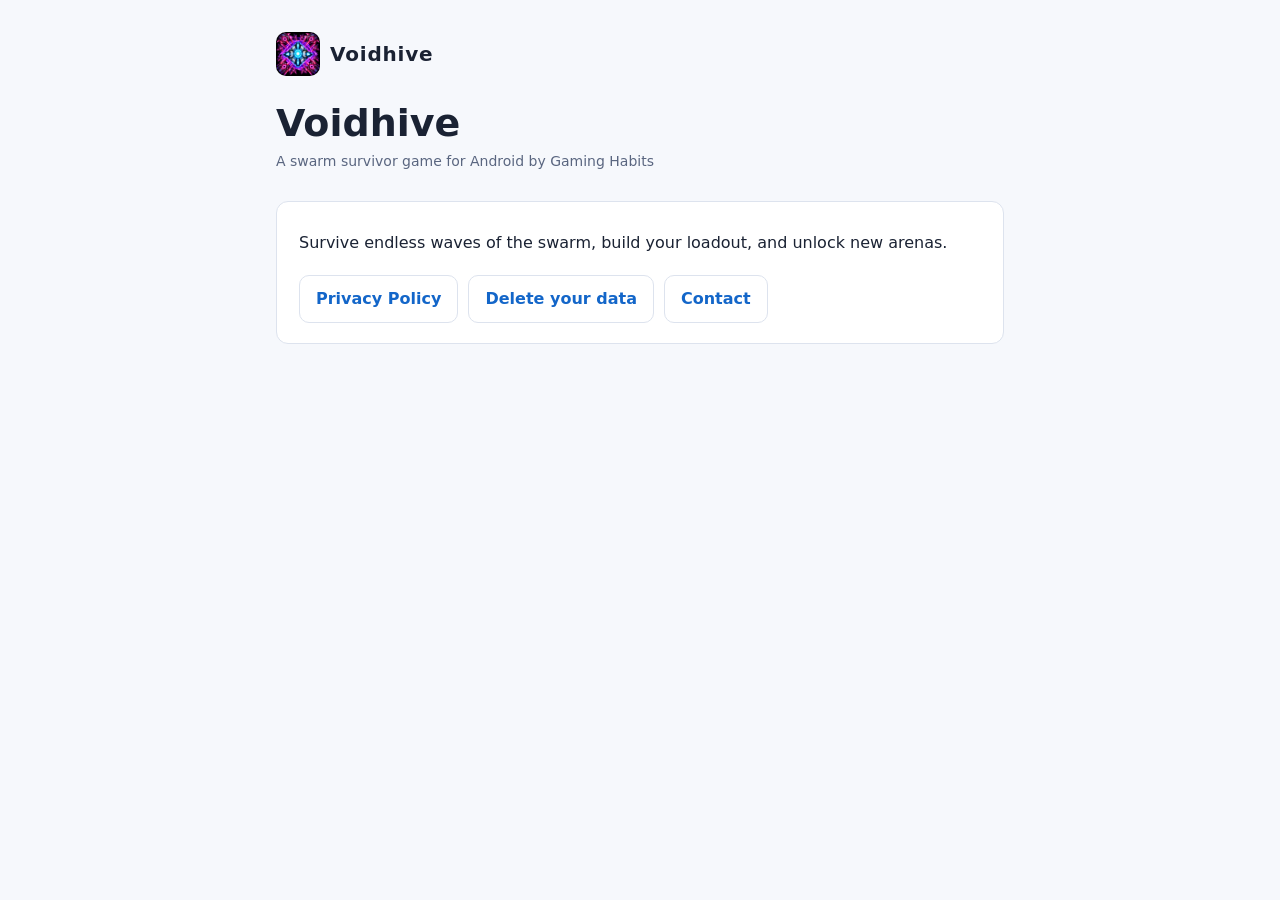
<file: index.html>
<!doctype html>
<html lang="en">
<head>
<meta charset="utf-8">
<meta name="viewport" content="width=device-width, initial-scale=1">
<title>Voidhive</title>
<meta name="description" content="Voidhive: a swarm survivor game for Android.">
<link rel="icon" href="icon.png">
<link rel="stylesheet" href="style.css">
</head>
<body>
<main>
<header>
  <a class="brand" href="./"><img src="icon.png" alt="" width="44" height="44"><span>Voidhive</span></a>
  <h1>Voidhive</h1>
  <p class="meta">A swarm survivor game for Android by Gaming Habits</p>
</header>
<section>
  <p>Survive endless waves of the swarm, build your loadout, and unlock new arenas.</p>
  <div class="links"><a href="privacy.html">Privacy Policy</a><a href="delete-data.html">Delete your data</a><a href="mailto:gaminghabits1998@gmail.com">Contact</a></div>
</section>
</main>
</body>
</html>
</file>
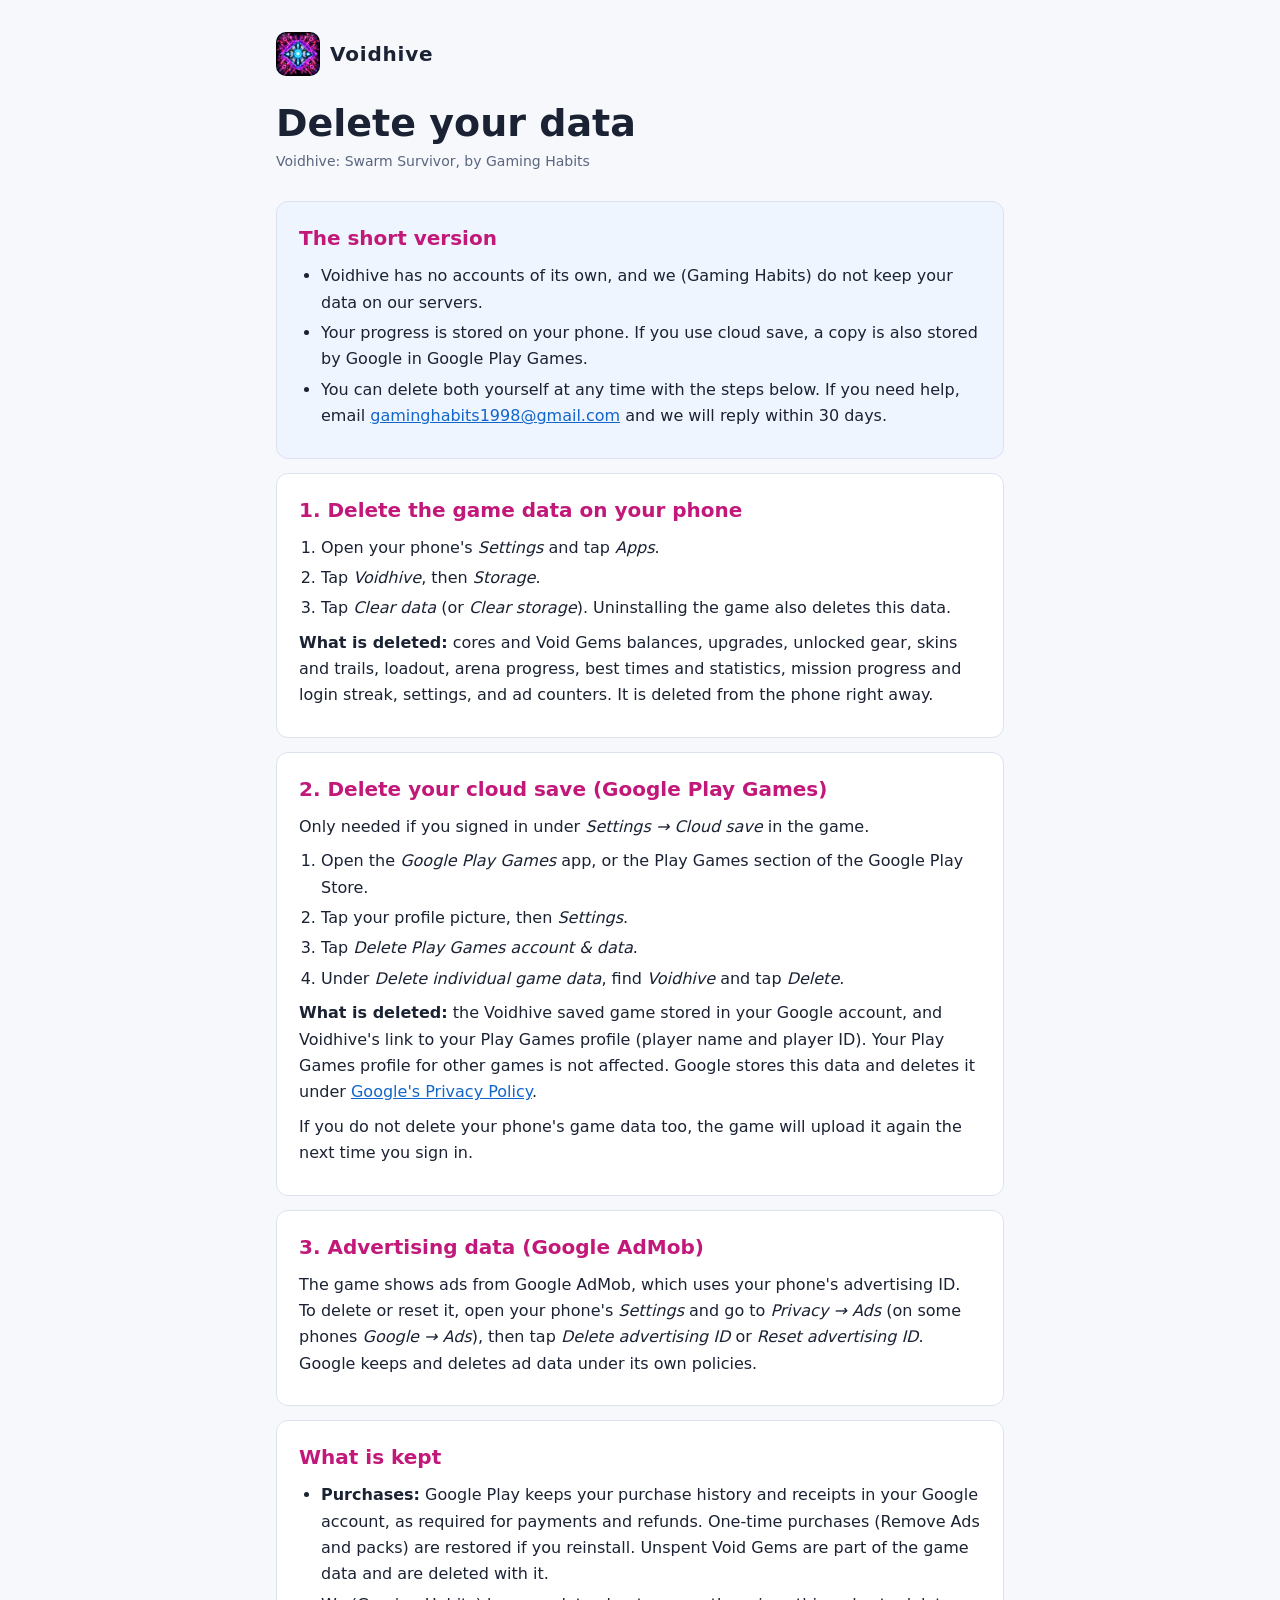
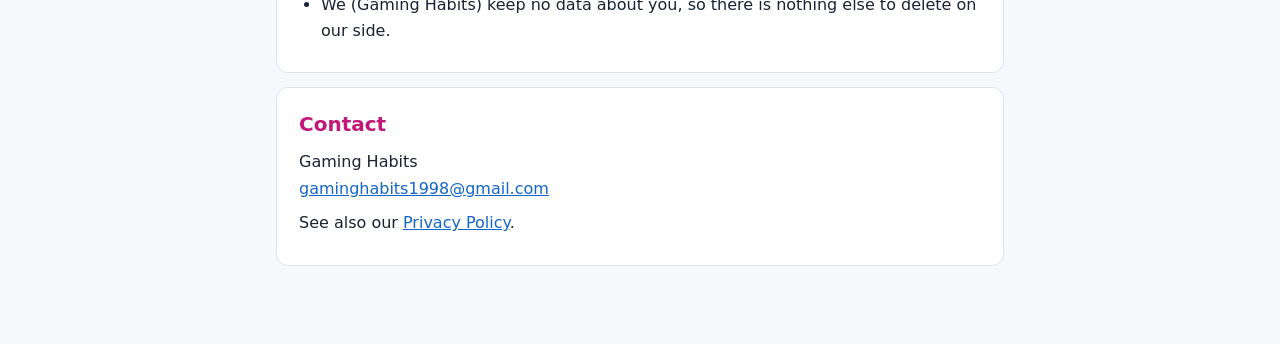
<file: delete-data.html>
<!doctype html>
<html lang="en">
<head>
<meta charset="utf-8">
<meta name="viewport" content="width=device-width, initial-scale=1">
<title>Delete Your Voidhive Data</title>
<meta name="description" content="How to delete your data from the Voidhive mobile game by Gaming Habits.">
<link rel="icon" href="icon.png">
<link rel="stylesheet" href="style.css">
</head>
<body>
<main>
<header>
  <a class="brand" href="./"><img src="icon.png" alt="" width="44" height="44"><span>Voidhive</span></a>
  <h1>Delete your data</h1>
  <p class="meta">Voidhive: Swarm Survivor, by Gaming Habits</p>
</header>

<section class="summary">
  <h2>The short version</h2>
  <ul>
    <li>Voidhive has no accounts of its own, and we (Gaming Habits) do not keep your data on our servers.</li>
    <li>Your progress is stored on your phone. If you use cloud save, a copy is also stored by Google in Google Play Games.</li>
    <li>You can delete both yourself at any time with the steps below. If you need help, email <a href="mailto:gaminghabits1998@gmail.com?subject=Voidhive%20data%20deletion">gaminghabits1998@gmail.com</a> and we will reply within 30 days.</li>
  </ul>
</section>

<section>
  <h2>1. Delete the game data on your phone</h2>
  <ol>
    <li>Open your phone's <em>Settings</em> and tap <em>Apps</em>.</li>
    <li>Tap <em>Voidhive</em>, then <em>Storage</em>.</li>
    <li>Tap <em>Clear data</em> (or <em>Clear storage</em>). Uninstalling the game also deletes this data.</li>
  </ol>
  <p><strong>What is deleted:</strong> cores and Void Gems balances, upgrades, unlocked gear, skins and trails, loadout, arena progress, best times and statistics, mission progress and login streak, settings, and ad counters. It is deleted from the phone right away.</p>
</section>

<section>
  <h2>2. Delete your cloud save (Google Play Games)</h2>
  <p>Only needed if you signed in under <em>Settings &rarr; Cloud save</em> in the game.</p>
  <ol>
    <li>Open the <em>Google Play Games</em> app, or the Play Games section of the Google Play Store.</li>
    <li>Tap your profile picture, then <em>Settings</em>.</li>
    <li>Tap <em>Delete Play Games account &amp; data</em>.</li>
    <li>Under <em>Delete individual game data</em>, find <em>Voidhive</em> and tap <em>Delete</em>.</li>
  </ol>
  <p><strong>What is deleted:</strong> the Voidhive saved game stored in your Google account, and Voidhive's link to your Play Games profile (player name and player ID). Your Play Games profile for other games is not affected. Google stores this data and deletes it under <a href="https://policies.google.com/privacy">Google's Privacy Policy</a>.</p>
  <p>If you do not delete your phone's game data too, the game will upload it again the next time you sign in.</p>
</section>

<section>
  <h2>3. Advertising data (Google AdMob)</h2>
  <p>The game shows ads from Google AdMob, which uses your phone's advertising ID. To delete or reset it, open your phone's <em>Settings</em> and go to <em>Privacy &rarr; Ads</em> (on some phones <em>Google &rarr; Ads</em>), then tap <em>Delete advertising ID</em> or <em>Reset advertising ID</em>. Google keeps and deletes ad data under its own policies.</p>
</section>

<section>
  <h2>What is kept</h2>
  <ul>
    <li><strong>Purchases:</strong> Google Play keeps your purchase history and receipts in your Google account, as required for payments and refunds. One-time purchases (Remove Ads and packs) are restored if you reinstall. Unspent Void Gems are part of the game data and are deleted with it.</li>
    <li>We (Gaming Habits) keep no data about you, so there is nothing else to delete on our side.</li>
  </ul>
</section>

<section>
  <h2>Contact</h2>
  <p>Gaming Habits<br><a href="mailto:gaminghabits1998@gmail.com?subject=Voidhive%20data%20deletion">gaminghabits1998@gmail.com</a></p>
  <p>See also our <a href="privacy.html">Privacy Policy</a>.</p>
</section>
</main>
</body>
</html>
</file>
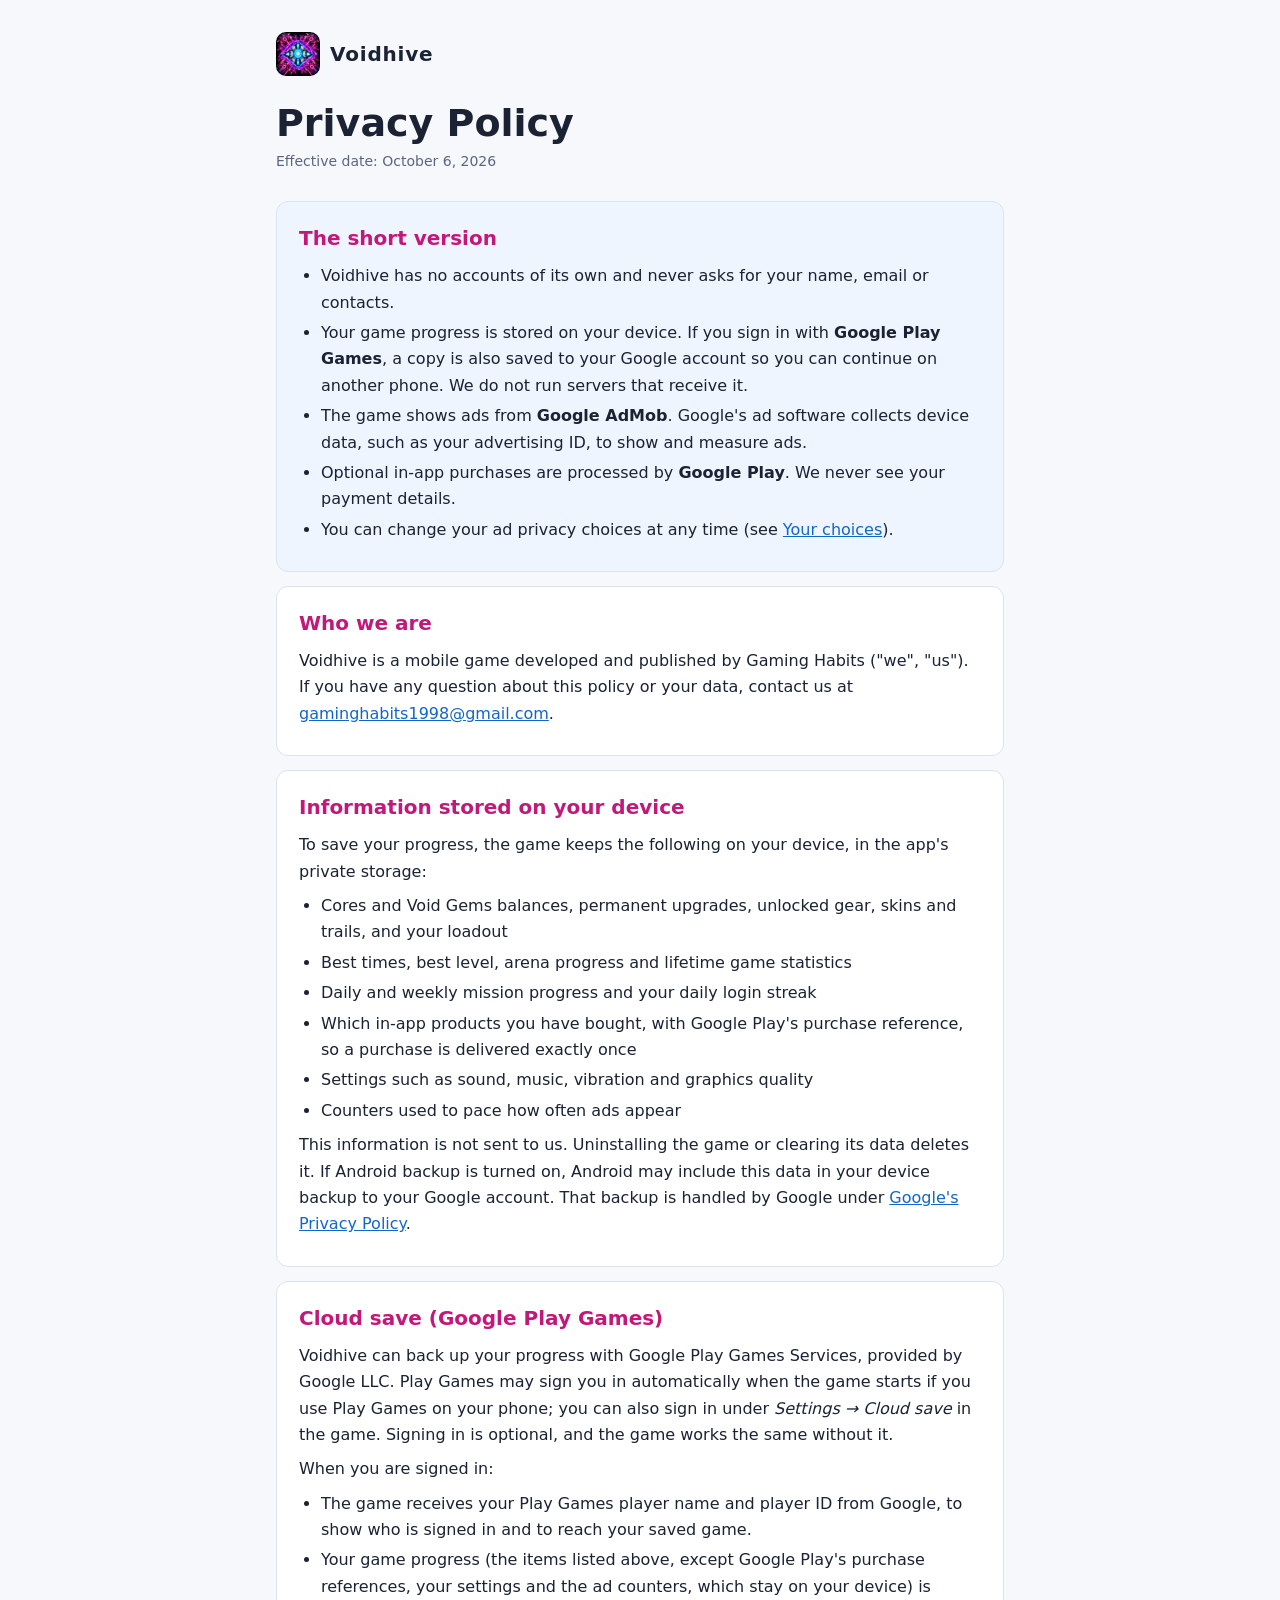
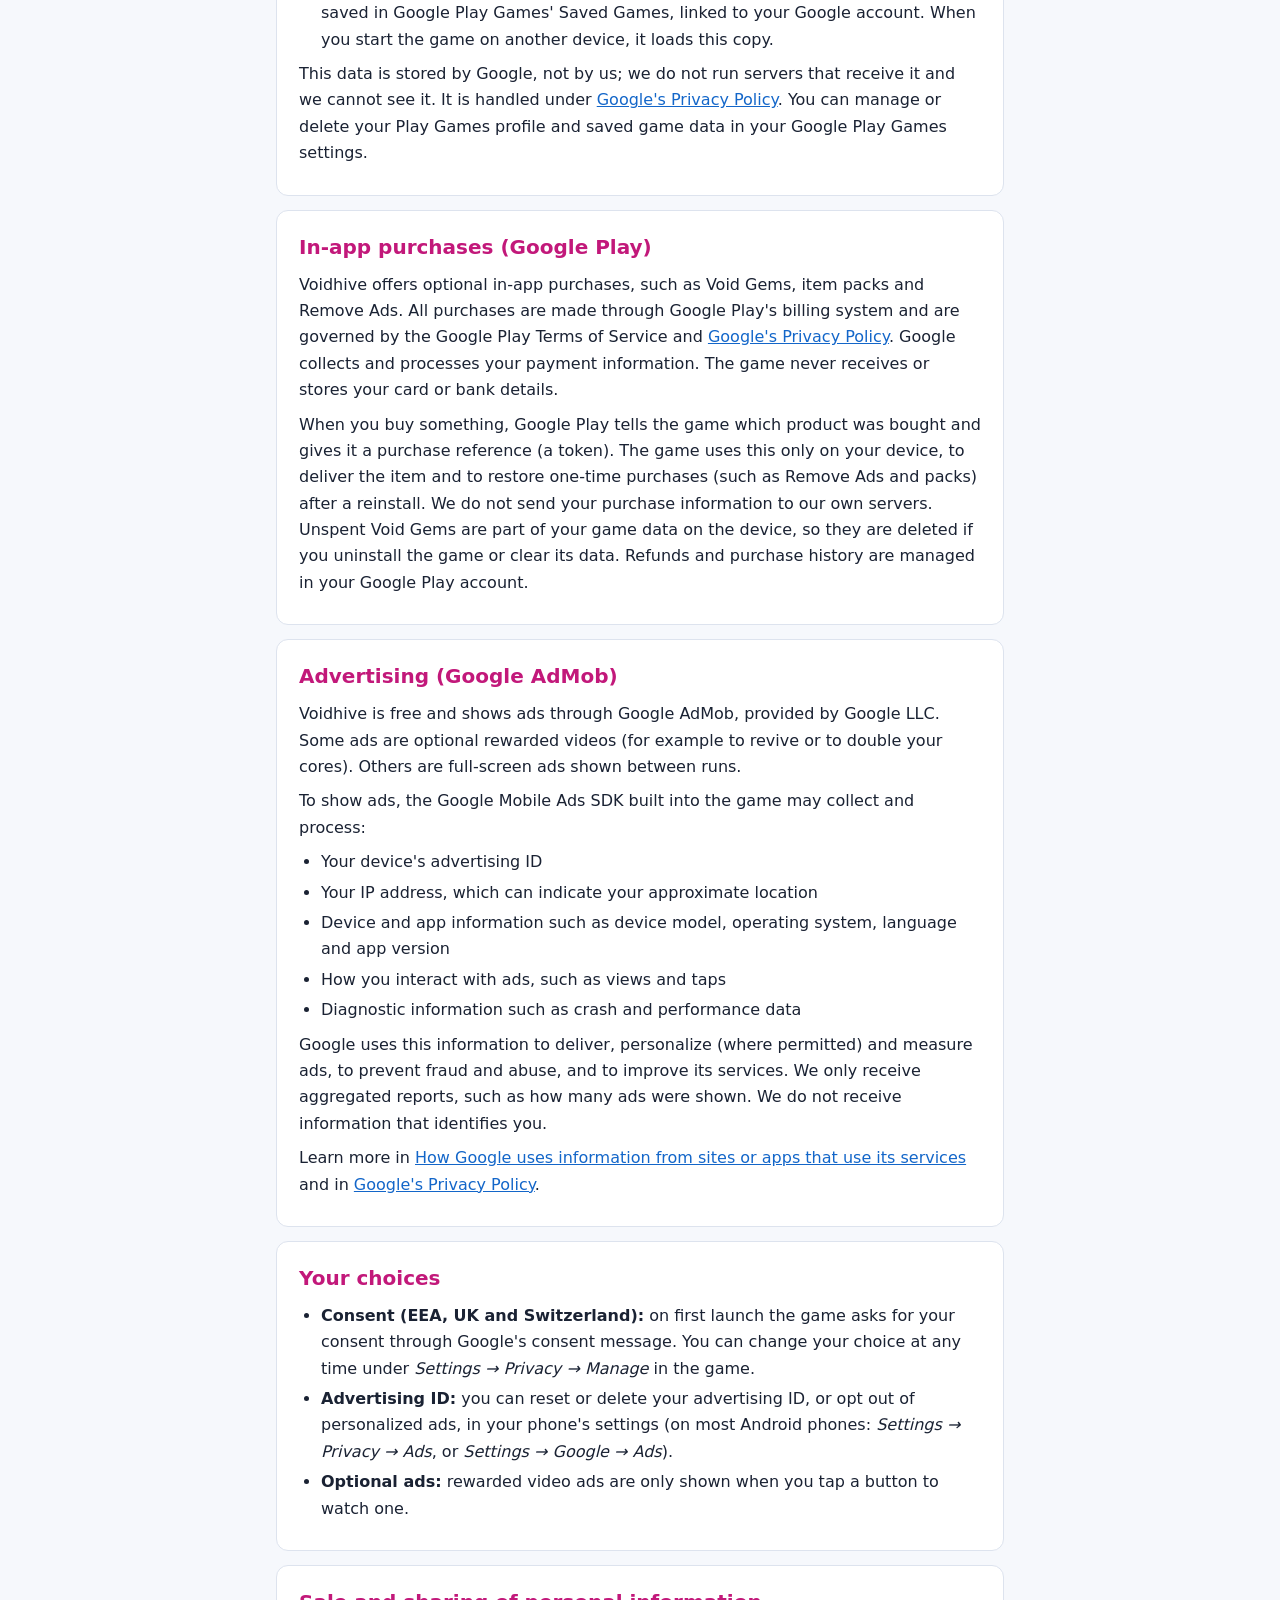
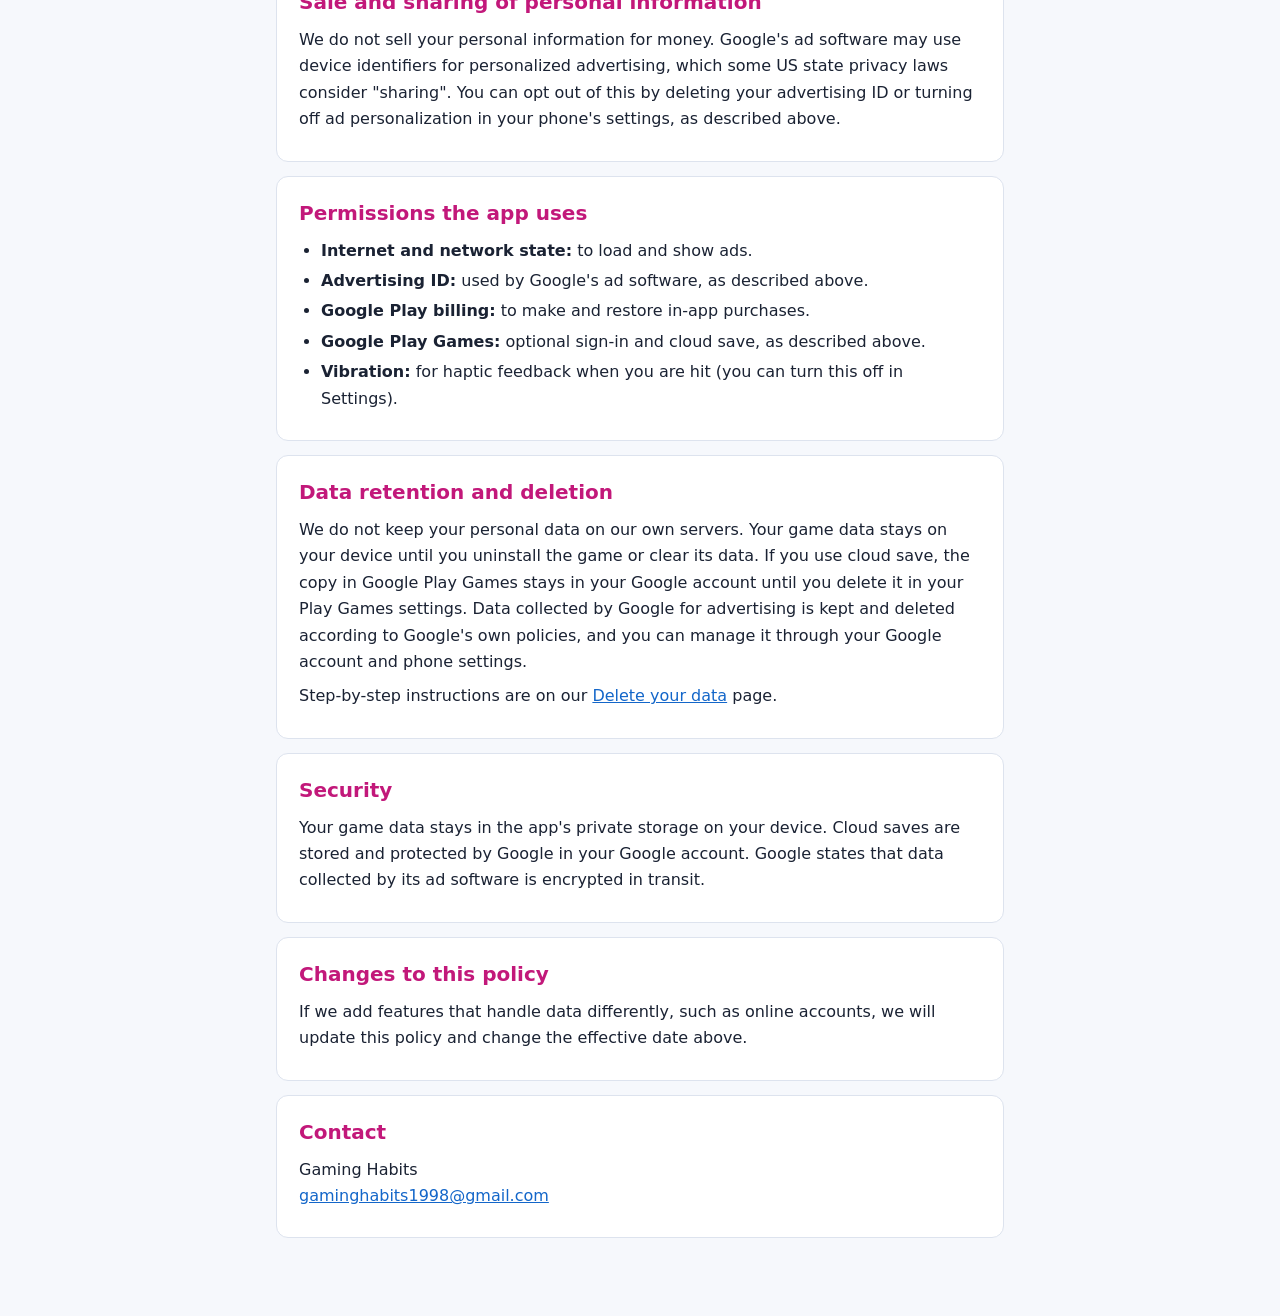
<file: privacy.html>
<!doctype html>
<html lang="en">
<head>
<meta charset="utf-8">
<meta name="viewport" content="width=device-width, initial-scale=1">
<title>Voidhive Privacy Policy</title>
<meta name="description" content="Privacy policy for the Voidhive mobile game.">
<link rel="icon" href="icon.png">
<link rel="stylesheet" href="style.css">
</head>
<body>
<main>
<header>
  <a class="brand" href="./"><img src="icon.png" alt="" width="44" height="44"><span>Voidhive</span></a>
  <h1>Privacy Policy</h1>
  <p class="meta">Effective date: October 6, 2026</p>
</header>

<section class="summary">
  <h2>The short version</h2>
  <ul>
    <li>Voidhive has no accounts of its own and never asks for your name, email or contacts.</li>
    <li>Your game progress is stored on your device. If you sign in with <strong>Google Play Games</strong>, a copy is also saved to your Google account so you can continue on another phone. We do not run servers that receive it.</li>
    <li>The game shows ads from <strong>Google AdMob</strong>. Google's ad software collects device data, such as your advertising ID, to show and measure ads.</li>
    <li>Optional in-app purchases are processed by <strong>Google Play</strong>. We never see your payment details.</li>
    <li>You can change your ad privacy choices at any time (see <a href="#choices">Your choices</a>).</li>
  </ul>
</section>

<section>
  <h2>Who we are</h2>
  <p>Voidhive is a mobile game developed and published by Gaming Habits ("we", "us"). If you have any question about this policy or your data, contact us at <a href="mailto:gaminghabits1998@gmail.com">gaminghabits1998@gmail.com</a>.</p>
</section>

<section>
  <h2>Information stored on your device</h2>
  <p>To save your progress, the game keeps the following on your device, in the app's private storage:</p>
  <ul>
    <li>Cores and Void Gems balances, permanent upgrades, unlocked gear, skins and trails, and your loadout</li>
    <li>Best times, best level, arena progress and lifetime game statistics</li>
    <li>Daily and weekly mission progress and your daily login streak</li>
    <li>Which in-app products you have bought, with Google Play's purchase reference, so a purchase is delivered exactly once</li>
    <li>Settings such as sound, music, vibration and graphics quality</li>
    <li>Counters used to pace how often ads appear</li>
  </ul>
  <p>This information is not sent to us. Uninstalling the game or clearing its data deletes it. If Android backup is turned on, Android may include this data in your device backup to your Google account. That backup is handled by Google under <a href="https://policies.google.com/privacy">Google's Privacy Policy</a>.</p>
</section>

<section>
  <h2>Cloud save (Google Play Games)</h2>
  <p>Voidhive can back up your progress with Google Play Games Services, provided by Google LLC. Play Games may sign you in automatically when the game starts if you use Play Games on your phone; you can also sign in under <em>Settings &rarr; Cloud save</em> in the game. Signing in is optional, and the game works the same without it.</p>
  <p>When you are signed in:</p>
  <ul>
    <li>The game receives your Play Games player name and player ID from Google, to show who is signed in and to reach your saved game.</li>
    <li>Your game progress (the items listed above, except Google Play's purchase references, your settings and the ad counters, which stay on your device) is saved in Google Play Games' Saved Games, linked to your Google account. When you start the game on another device, it loads this copy.</li>
  </ul>
  <p>This data is stored by Google, not by us; we do not run servers that receive it and we cannot see it. It is handled under <a href="https://policies.google.com/privacy">Google's Privacy Policy</a>. You can manage or delete your Play Games profile and saved game data in your Google Play Games settings.</p>
</section>

<section>
  <h2>In-app purchases (Google Play)</h2>
  <p>Voidhive offers optional in-app purchases, such as Void Gems, item packs and Remove Ads. All purchases are made through Google Play's billing system and are governed by the Google Play Terms of Service and <a href="https://policies.google.com/privacy">Google's Privacy Policy</a>. Google collects and processes your payment information. The game never receives or stores your card or bank details.</p>
  <p>When you buy something, Google Play tells the game which product was bought and gives it a purchase reference (a token). The game uses this only on your device, to deliver the item and to restore one-time purchases (such as Remove Ads and packs) after a reinstall. We do not send your purchase information to our own servers. Unspent Void Gems are part of your game data on the device, so they are deleted if you uninstall the game or clear its data. Refunds and purchase history are managed in your Google Play account.</p>
</section>

<section>
  <h2>Advertising (Google AdMob)</h2>
  <p>Voidhive is free and shows ads through Google AdMob, provided by Google LLC. Some ads are optional rewarded videos (for example to revive or to double your cores). Others are full-screen ads shown between runs.</p>
  <p>To show ads, the Google Mobile Ads SDK built into the game may collect and process:</p>
  <ul>
    <li>Your device's advertising ID</li>
    <li>Your IP address, which can indicate your approximate location</li>
    <li>Device and app information such as device model, operating system, language and app version</li>
    <li>How you interact with ads, such as views and taps</li>
    <li>Diagnostic information such as crash and performance data</li>
  </ul>
  <p>Google uses this information to deliver, personalize (where permitted) and measure ads, to prevent fraud and abuse, and to improve its services. We only receive aggregated reports, such as how many ads were shown. We do not receive information that identifies you.</p>
  <p>Learn more in <a href="https://policies.google.com/technologies/partner-sites">How Google uses information from sites or apps that use its services</a> and in <a href="https://policies.google.com/privacy">Google's Privacy Policy</a>.</p>
</section>

<section id="choices">
  <h2>Your choices</h2>
  <ul>
    <li><strong>Consent (EEA, UK and Switzerland):</strong> on first launch the game asks for your consent through Google's consent message. You can change your choice at any time under <em>Settings &rarr; Privacy &rarr; Manage</em> in the game.</li>
    <li><strong>Advertising ID:</strong> you can reset or delete your advertising ID, or opt out of personalized ads, in your phone's settings (on most Android phones: <em>Settings &rarr; Privacy &rarr; Ads</em>, or <em>Settings &rarr; Google &rarr; Ads</em>).</li>
    <li><strong>Optional ads:</strong> rewarded video ads are only shown when you tap a button to watch one.</li>
  </ul>
</section>

<section>
  <h2>Sale and sharing of personal information</h2>
  <p>We do not sell your personal information for money. Google's ad software may use device identifiers for personalized advertising, which some US state privacy laws consider "sharing". You can opt out of this by deleting your advertising ID or turning off ad personalization in your phone's settings, as described above.</p>
</section>

<section>
  <h2>Permissions the app uses</h2>
  <ul>
    <li><strong>Internet and network state:</strong> to load and show ads.</li>
    <li><strong>Advertising ID:</strong> used by Google's ad software, as described above.</li>
    <li><strong>Google Play billing:</strong> to make and restore in-app purchases.</li>
    <li><strong>Google Play Games:</strong> optional sign-in and cloud save, as described above.</li>
    <li><strong>Vibration:</strong> for haptic feedback when you are hit (you can turn this off in Settings).</li>
  </ul>
</section>

<section>
  <h2>Data retention and deletion</h2>
  <p>We do not keep your personal data on our own servers. Your game data stays on your device until you uninstall the game or clear its data. If you use cloud save, the copy in Google Play Games stays in your Google account until you delete it in your Play Games settings. Data collected by Google for advertising is kept and deleted according to Google's own policies, and you can manage it through your Google account and phone settings.</p>
  <p>Step-by-step instructions are on our <a href="delete-data.html">Delete your data</a> page.</p>
</section>

<section>
  <h2>Security</h2>
  <p>Your game data stays in the app's private storage on your device. Cloud saves are stored and protected by Google in your Google account. Google states that data collected by its ad software is encrypted in transit.</p>
</section>

<section>
  <h2>Changes to this policy</h2>
  <p>If we add features that handle data differently, such as online accounts, we will update this policy and change the effective date above.</p>
</section>

<section>
  <h2>Contact</h2>
  <p>Gaming Habits<br><a href="mailto:gaminghabits1998@gmail.com">gaminghabits1998@gmail.com</a></p>
</section>
</main>
</body>
</html>
</file>
<file: style.css>
:root{--bg:#f6f8fc;--card:#ffffff;--text:#1a2233;--muted:#5a6680;--line:#dde3ee;--accent:#c2187a;--link:#1366c9;--sum:#eef5ff}
@media (prefers-color-scheme:dark){:root{--bg:#060a1c;--card:#0c1430;--text:#e6eefc;--muted:#93a3c4;--line:#1f2c52;--accent:#ff4fa3;--link:#5ec8ff;--sum:#0f1d42}}
*{box-sizing:border-box}
body{margin:0;background:var(--bg);color:var(--text);font:16px/1.65 system-ui,-apple-system,'Segoe UI',Roboto,sans-serif}
main{max-width:760px;margin:0 auto;padding:32px 16px 64px}
header{margin-bottom:28px}
.brand{display:inline-flex;align-items:center;gap:10px;color:var(--text);text-decoration:none;font-weight:800;font-size:20px;letter-spacing:.04em}
.brand img{border-radius:10px}
h1{margin:18px 0 4px;font-size:clamp(28px,6vw,38px);line-height:1.15}
h2{margin:0 0 8px;font-size:20px;color:var(--accent)}
.meta{margin:0;color:var(--muted);font-size:14px}
section{background:var(--card);border:1px solid var(--line);border-radius:12px;padding:20px 22px;margin:0 0 14px}
section.summary{background:var(--sum)}
ul,ol{margin:8px 0;padding-left:22px}
li{margin:4px 0}
p{margin:8px 0}
a{color:var(--link)}
.links{display:flex;flex-wrap:wrap;gap:10px;margin-top:18px}
.links a{display:inline-block;padding:10px 16px;border:1px solid var(--line);border-radius:10px;background:var(--card);text-decoration:none;font-weight:600}
</file>
